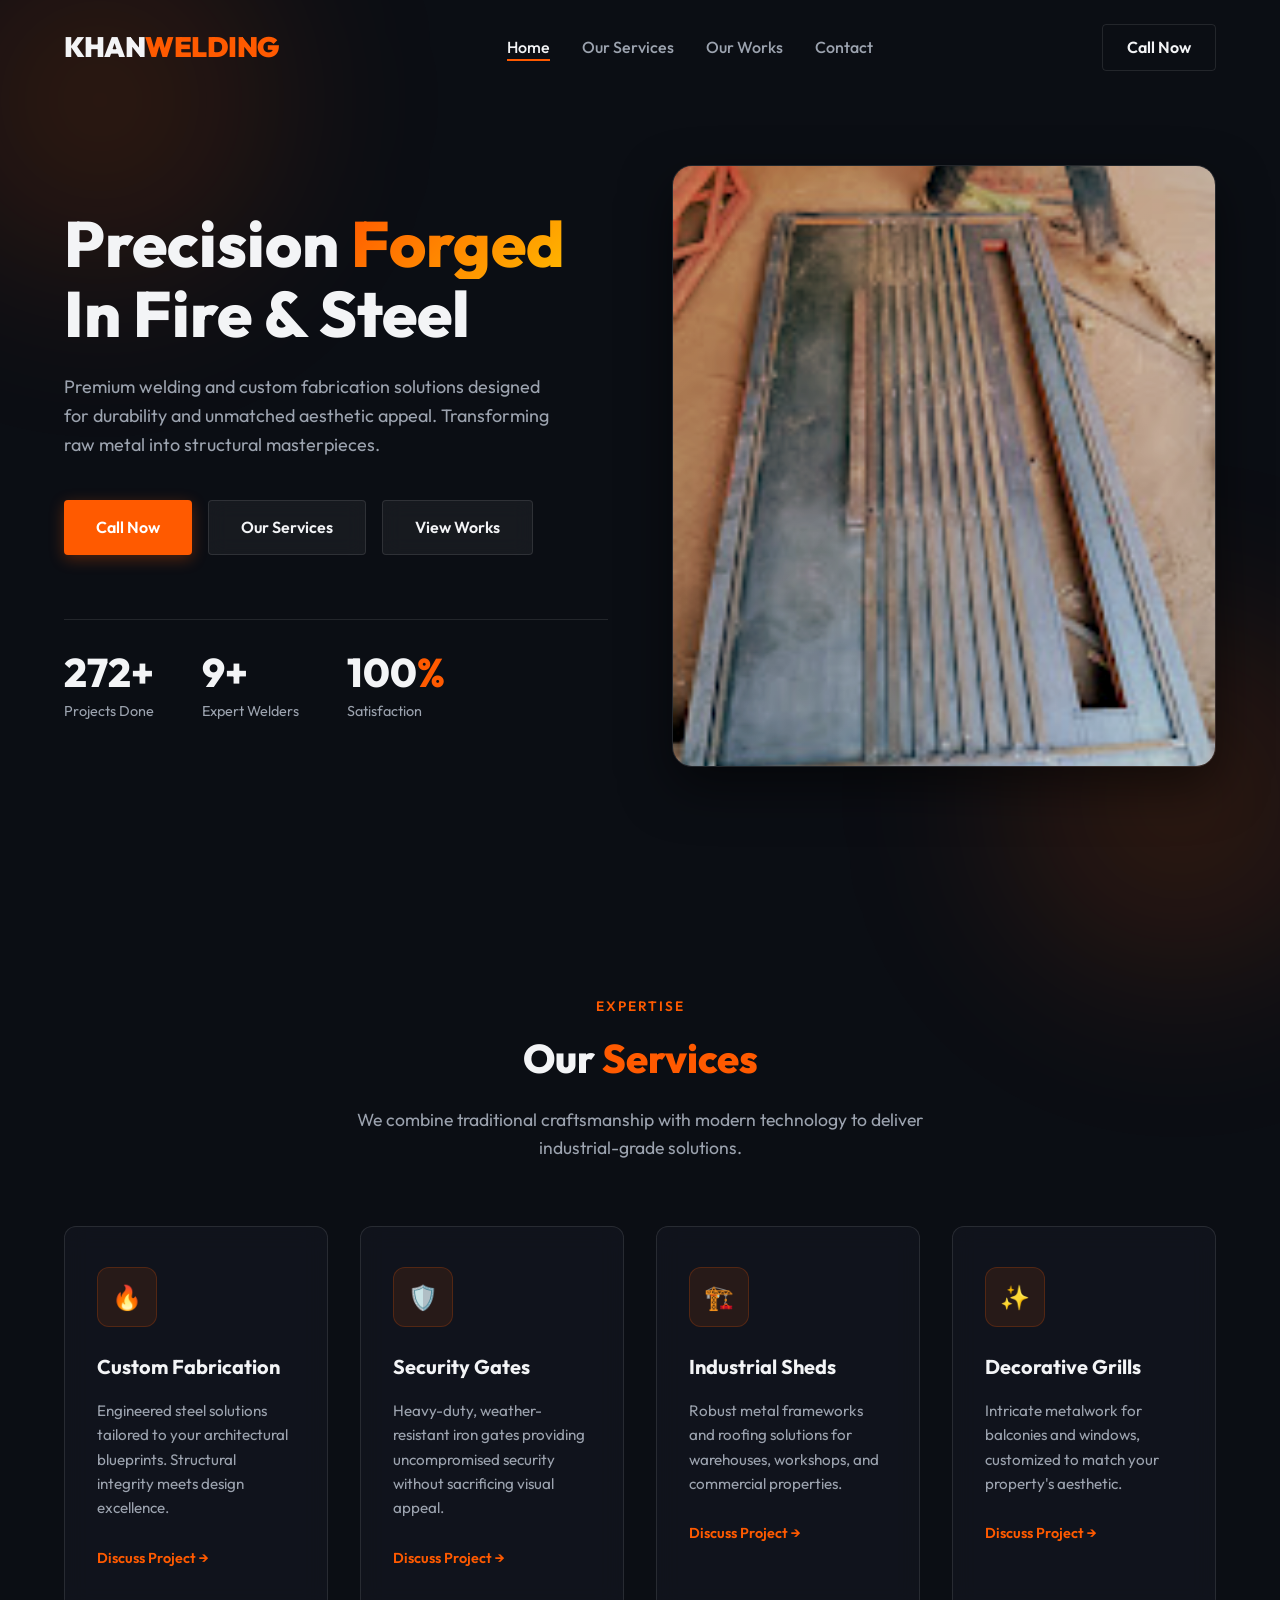
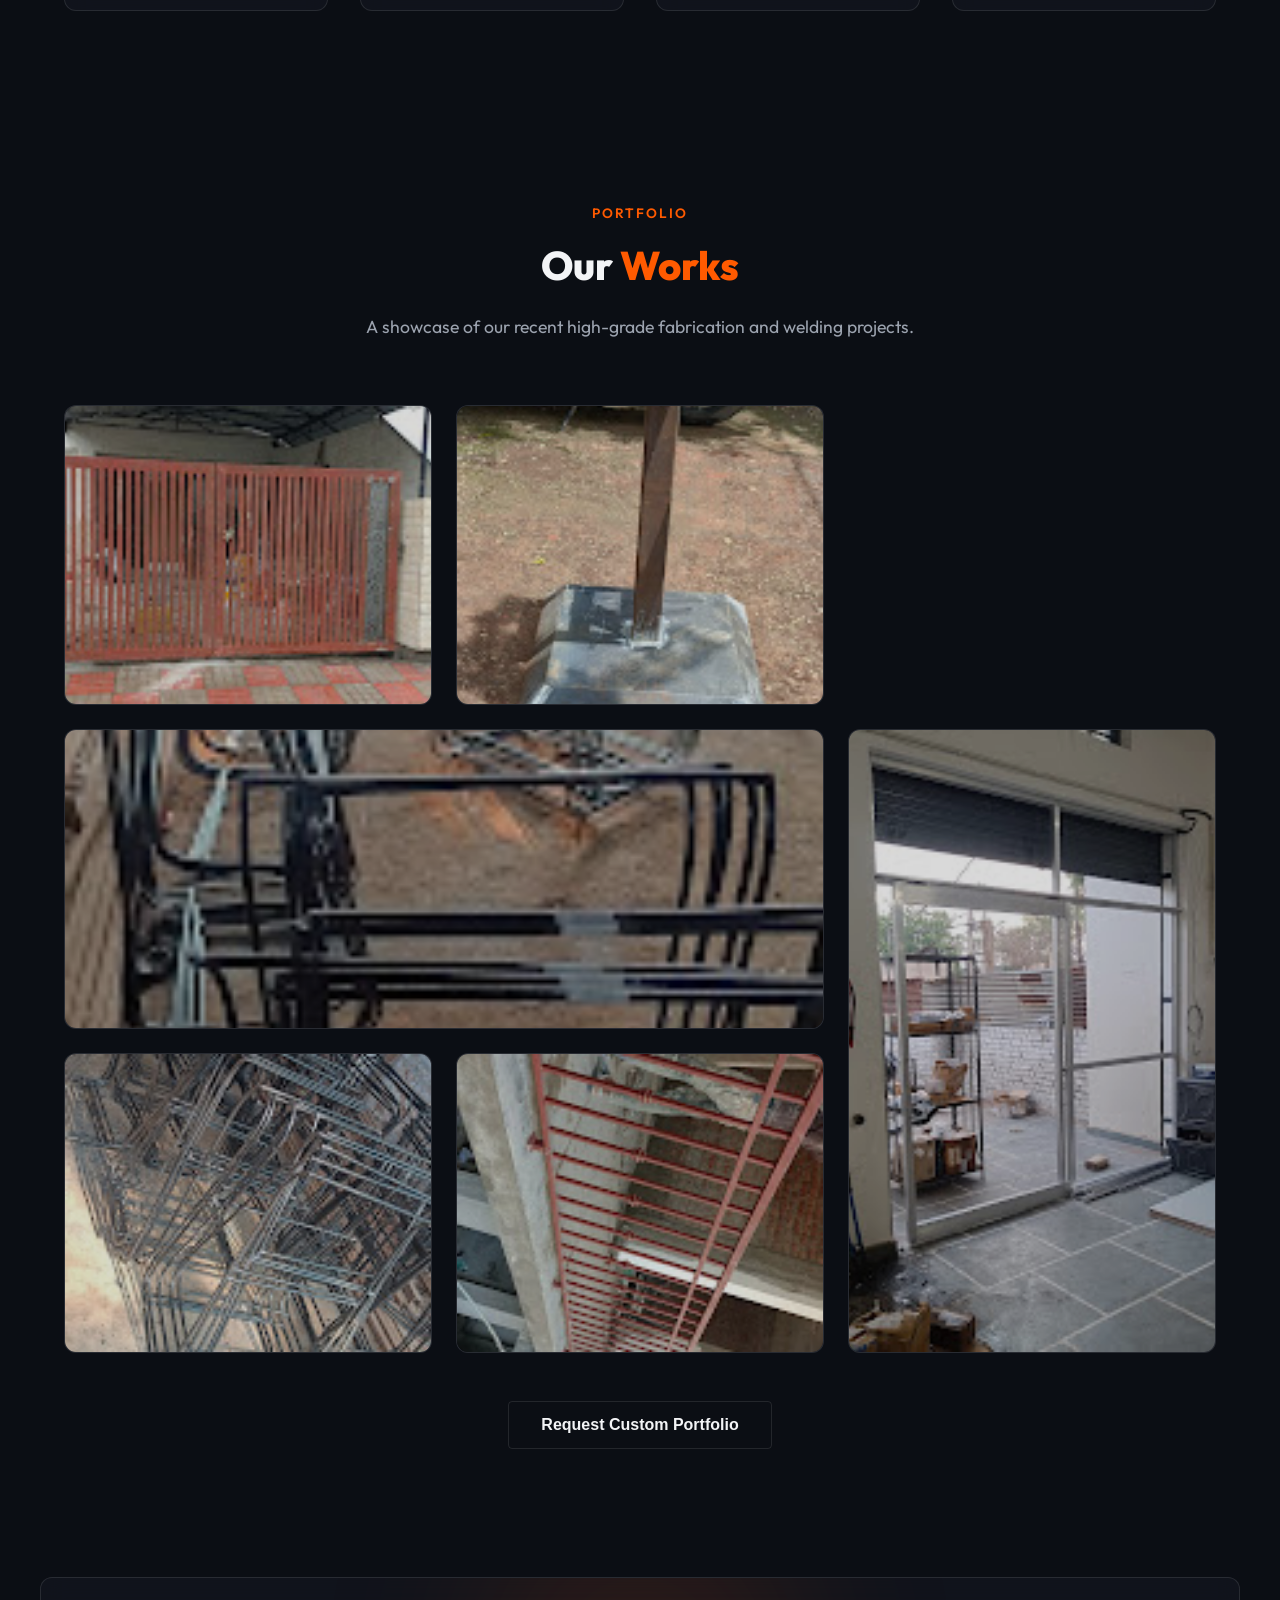
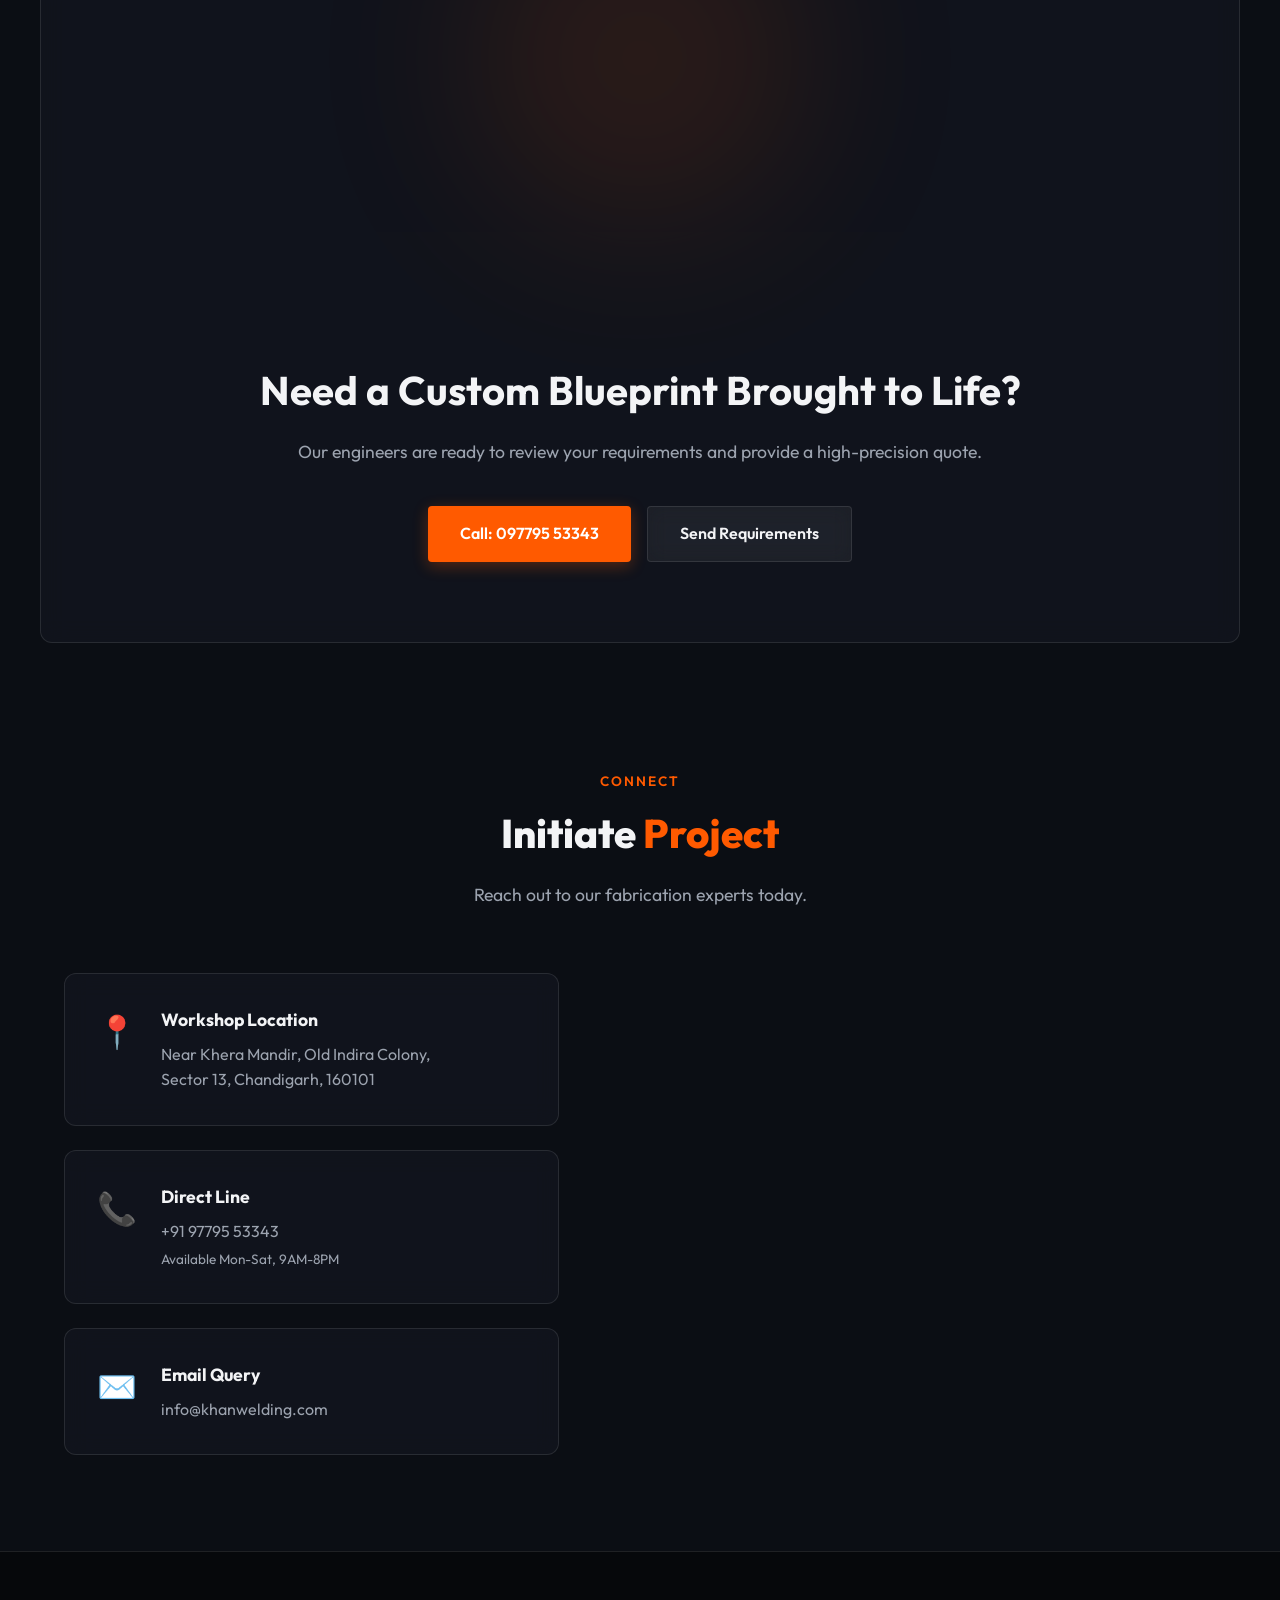
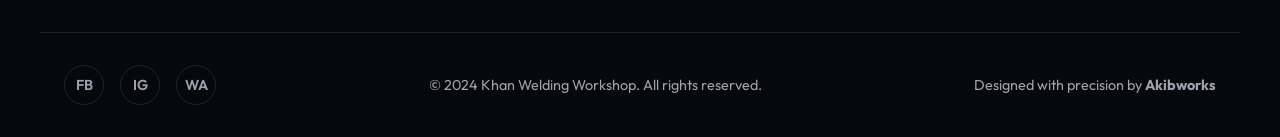
<file: index.html>
<!DOCTYPE html>
<html lang="en">
<head>
    <meta charset="UTF-8">
    <meta name="viewport" content="width=device-width, initial-scale=1.0, maximum-scale=5.0, user-scalable=yes">
    <meta name="description" content="Khan Welding Workshop - Premium welding, fabrication, custom iron gates, decorative grills, and industrial sheds in Chandigarh. 500+ projects completed, 15+ expert welders, 100% satisfaction guaranteed.">
    <meta name="keywords" content="welding, fabrication, iron gates, grills, metal fabrication, industrial sheds, Chandigarh, welding workshop, custom metalwork, security gates, railings, structural repair">
    <meta name="author" content="Khan Welding Workshop">
    <meta name="theme-color" content="#0b0e14">
    <meta name="robots" content="index, follow, max-image-preview:large, max-snippet:-1, max-video-preview:-1">
    
    <title>Khan Welding Workshop | Premium Fabrication & Welding Services in Chandigarh</title>
    <meta property="og:title" content="Khan Welding Workshop - Master Fabricators">
    <meta property="og:description" content="Custom welding, fabrication, iron gates, and industrial solutions. 500+ completed projects, expert craftsmanship in Chandigarh.">
    <meta property="og:type" content="business.business">
    <meta property="og:url" content="https://atif.akibworks.in/">
    <meta property="og:image" content="https://atif.akibworks.in/images/image1.jpg">
    <meta property="og:image:width" content="1200">
    <meta property="og:image:height" content="630">
    <meta property="og:locale" content="en_IN">
    
    <meta name="twitter:card" content="summary_large_image">
    <meta name="twitter:title" content="Khan Welding Workshop - Premium Fabrication">
    <meta name="twitter:description" content="Custom welding and fabrication services in Chandigarh. 500+ projects, 100% customer satisfaction.">
    <meta name="twitter:image" content="https://atif.akibworks.in/images/image1.jpg">
    
    <link rel="canonical" href="https://atif.akibworks.in/">
    <link rel="alternate" hreflang="en" href="https://atif.akibworks.in/">
    
    <!-- Favicon -->
    <link rel="icon" type="image/svg+xml" href="data:image/svg+xml,<svg xmlns='http://www.w3.org/2000/svg' viewBox='0 0 100 100'><rect fill='%23ff5a00' width='100' height='100' rx='20'/><text x='50' y='65' font-size='70' font-weight='bold' fill='white' text-anchor='middle' font-family='Arial'>K</text></svg>">
    <link rel="apple-touch-icon" href="data:image/svg+xml,<svg xmlns='http://www.w3.org/2000/svg' viewBox='0 0 180 180'><rect fill='%23ff5a00' width='180' height='180' rx='40'/><text x='90' y='120' font-size='130' font-weight='bold' fill='white' text-anchor='middle' font-family='Arial'>K</text></svg>">
    <link rel="manifest" href="/manifest.json">
    
    <!-- Preconnect -->
    <link rel="preconnect" href="https://fonts.googleapis.com">
    <link rel="preconnect" href="https://fonts.gstatic.com" crossorigin>
    <link href="https://fonts.googleapis.com/css2?family=Outfit:wght@300;400;500;700;900&display=swap" rel="stylesheet">
    
    <link rel="stylesheet" href="css/style.css">
    
    <!-- Structured Data - JSON-LD -->
    <script type="application/ld+json">
    {
      "@context": "https://schema.org",
      "@type": "LocalBusiness",
      "name": "Khan Welding Workshop",
      "image": "https://atif.akibworks.in/images/image1.jpg",
      "description": "Premium welding, fabrication, custom iron gates, decorative grills, and industrial solutions.",
      "address": {
        "@type": "PostalAddress",
        "streetAddress": "Near Khera Mandir, Old Indira Colony, Sector 13",
        "addressLocality": "Chandigarh",
        "postalCode": "160101",
        "addressCountry": "IN"
      },
      "telephone": "+91-97795-53343",
      "email": "info@khanwelding.com",
      "url": "https://atif.akibworks.in/",
      "sameAs": [
        "https://www.facebook.com/khanwelding",
        "https://www.instagram.com/khanwelding"
      ],
      "priceRange": "₹₹₹",
      "areaServed": {
        "@type": "City",
        "name": "Chandigarh"
      },
      "openingHoursSpecification": [
        {
          "@type": "OpeningHoursSpecification",
          "dayOfWeek": ["Monday", "Tuesday", "Wednesday", "Thursday", "Friday", "Saturday"],
          "opens": "09:00",
          "closes": "20:00"
        }
      ],
      "aggregateRating": {
        "@type": "AggregateRating",
        "ratingValue": "4.9",
        "ratingCount": "500",
        "bestRating": "5",
        "worstRating": "1"
      }
    }
    </script>
    
    <script type="application/ld+json">
    {
      "@context": "https://schema.org",
      "@type": "Organization",
      "name": "Khan Welding Workshop",
      "url": "https://atif.akibworks.in/",
      "logo": "https://atif.akibworks.in/images/logo.png",
      "sameAs": [
        "https://www.facebook.com/khanwelding",
        "https://www.instagram.com/khanwelding"
      ],
      "contactPoint": {
        "@type": "ContactPoint",
        "contactType": "Customer Service",
        "telephone": "+91-97795-53343",
        "email": "info@khanwelding.com",
        "areaServed": "IN",
        "availableLanguage": ["en"]
      }
    }
    </script>
    
    <script type="application/ld+json">
    {
      "@context": "https://schema.org",
      "@type": "WebSite",
      "name": "Khan Welding Workshop",
      "url": "https://atif.akibworks.in/",
      "potentialAction": {
        "@type": "SearchAction",
        "target": {
          "@type": "EntryPoint",
          "urlTemplate": "https://atif.akibworks.in/?q={search_term_string}"
        },
        "query-input": "required name=search_term_string"
      }
    }
    </script>
    
    <script src="js/script.js" defer></script>
</head>
<body>
    
    <!-- Background Elements -->
    <div class="glow-bg top-glow"></div>
    <div class="glow-bg bottom-glow"></div>

    <!-- Header -->
    <header class="header" id="navbar">
        <div class="container header-container">
            <a href="#home" class="logo">
                <span class="logo-text">KHAN<span class="accent-text">WELDING</span></span>
            </a>
            
            <nav class="nav">
                <ul class="nav-list">
                    <li><a href="#home" class="nav-link active">Home</a></li>
                    <li><a href="#services" class="nav-link">Our Services</a></li>
                    <li><a href="#works" class="nav-link">Our Works</a></li>
                    <li><a href="#contact" class="nav-link">Contact</a></li>
                </ul>
            </nav>

            <a href="tel:09779553343" class="btn btn-outline nav-btn">Call Now</a>

            <div class="menu-toggle" id="menu-toggle">
                <span></span>
                <span></span>
                <span></span>
            </div>
        </div>
    </header>

    <main>
        <!-- Hero Section -->
        <section id="home" class="hero section">
            <div class="hero-particles" id="particles"></div>
            <div class="container hero-container">
                <div class="hero-content reveal-up">
                    <h1 class="hero-title">
                        Precision <span class="gradient-text">Forged</span><br>
                        In Fire & Steel
                    </h1>
                    <p class="hero-description">
                        Premium welding and custom fabrication solutions designed for durability and unmatched aesthetic appeal. Transforming raw metal into structural masterpieces.
                    </p>
                    <div class="hero-actions">
                        <a href="tel:09779553343" class="btn btn-primary">Call Now</a>
                        <a href="#services" class="btn btn-glass">Our Services</a>
                        <a href="#works" class="btn btn-glass">View Works</a>
                    </div>
                    
                    <div class="hero-stats">
                        <div class="stat-item">
                            <h3 class="stat-num counter" data-target="500">0</h3>
                            <p class="stat-label">Projects Done</p>
                        </div>
                        <div class="stat-item">
                            <h3 class="stat-num counter" data-target="15">0</h3>
                            <p class="stat-label">Expert Welders</p>
                        </div>
                        <div class="stat-item">
                            <h3 class="stat-num">100<span class="accent-text">%</span></h3>
                            <p class="stat-label">Satisfaction</p>
                        </div>
                    </div>
                </div>
                
                <div class="hero-visual reveal-scale">
                    <div class="visual-card">
                        <img src="images/image1.jpg" alt="Welding Process" class="hero-img">
                        <div class="visual-overlay"></div>
                        <div class="welding-spark spark-1"></div>
                        <div class="welding-spark spark-2"></div>
                        <div class="welding-spark spark-3"></div>
                    </div>
                </div>
            </div>
        </section>

        <!-- Services Section -->
        <section id="services" class="services section">
            <div class="container">
                <div class="section-header reveal-up">
                    <span class="eyebrow">Expertise</span>
                    <h2 class="section-title">Our <span class="accent-text">Services</span></h2>
                    <p class="section-description">We combine traditional craftsmanship with modern technology to deliver industrial-grade solutions.</p>
                </div>
                
                <div class="services-grid">
                    <!-- Service 1 -->
                    <div class="service-card glass-card reveal-up" style="transition-delay: 0.1s;">
                        <div class="service-icon-wrapper">
                            <div class="service-icon">🔥</div>
                        </div>
                        <h3 class="service-title">Custom Fabrication</h3>
                        <p class="service-text">Engineered steel solutions tailored to your architectural blueprints. Structural integrity meets design excellence.</p>
                        <a href="#contact" class="service-link">Discuss Project &rarr;</a>
                        <div class="card-glow"></div>
                    </div>

                    <!-- Service 2 -->
                    <div class="service-card glass-card reveal-up" style="transition-delay: 0.2s;">
                        <div class="service-icon-wrapper">
                            <div class="service-icon">🛡️</div>
                        </div>
                        <h3 class="service-title">Security Gates</h3>
                        <p class="service-text">Heavy-duty, weather-resistant iron gates providing uncompromised security without sacrificing visual appeal.</p>
                        <a href="#contact" class="service-link">Discuss Project &rarr;</a>
                        <div class="card-glow"></div>
                    </div>

                    <!-- Service 3 -->
                    <div class="service-card glass-card reveal-up" style="transition-delay: 0.3s;">
                        <div class="service-icon-wrapper">
                            <div class="service-icon">🏗️</div>
                        </div>
                        <h3 class="service-title">Industrial Sheds</h3>
                        <p class="service-text">Robust metal frameworks and roofing solutions for warehouses, workshops, and commercial properties.</p>
                        <a href="#contact" class="service-link">Discuss Project &rarr;</a>
                        <div class="card-glow"></div>
                    </div>

                    <!-- Service 4 -->
                    <div class="service-card glass-card reveal-up" style="transition-delay: 0.4s;">
                        <div class="service-icon-wrapper">
                            <div class="service-icon">✨</div>
                        </div>
                        <h3 class="service-title">Decorative Grills</h3>
                        <p class="service-text">Intricate metalwork for balconies and windows, customized to match your property's aesthetic.</p>
                        <a href="#contact" class="service-link">Discuss Project &rarr;</a>
                        <div class="card-glow"></div>
                    </div>
                </div>
            </div>
        </section>

        <!-- Works Section -->
        <section id="works" class="works section">
            <div class="container">
                <div class="section-header reveal-up">
                    <span class="eyebrow">Portfolio</span>
                    <h2 class="section-title">Our <span class="accent-text">Works</span></h2>
                    <p class="section-description">A showcase of our recent high-grade fabrication and welding projects.</p>
                </div>
                
                <div class="gallery-grid">
                    <a href="images/image2.jpg" class="gallery-item glass-card reveal-up" style="transition-delay: 0.1s;">
                        <img src="images/image2.jpg" alt="Security Grills" loading="lazy">
                        <div class="gallery-hover">
                            <h4>Security Grills</h4>
                            <p>Residential Custom</p>
                        </div>
                    </a>
                    <a href="images/image3.jpg" class="gallery-item glass-card reveal-up" style="transition-delay: 0.2s;">
                        <img src="images/image3.jpg" alt="Shed Work" loading="lazy">
                        <div class="gallery-hover">
                            <h4>Industrial Shed</h4>
                            <p>Commercial Build</p>
                        </div>
                    </a>
                    <a href="images/image4.jpg" class="gallery-item glass-card reveal-up wide-item" style="transition-delay: 0.3s;">
                        <img src="images/image4.jpg" alt="Railing Work" loading="lazy">
                        <div class="gallery-hover">
                            <h4>Balcony Railings</h4>
                            <p>Premium Ironwork</p>
                        </div>
                    </a>
                    <a href="images/image5.jpg" class="gallery-item glass-card reveal-up tall-item" style="transition-delay: 0.1s;">
                        <img src="images/image5.jpg" alt="Heavy Metal Fabrication" loading="lazy">
                        <div class="gallery-hover">
                            <h4>Heavy Fabrication</h4>
                            <p>Industrial Sector</p>
                        </div>
                    </a>
                    <a href="images/image6.jpg" class="gallery-item glass-card reveal-up" style="transition-delay: 0.2s;">
                        <img src="images/image6.jpg" alt="Repair Work" loading="lazy">
                        <div class="gallery-hover">
                            <h4>Structural Repair</h4>
                            <p>Maintenance Operations</p>
                        </div>
                    </a>
                    <a href="images/image7.jpg" class="gallery-item glass-card reveal-up" style="transition-delay: 0.3s;">
                        <img src="images/image7.jpg" alt="Decorative Metalarts" loading="lazy">
                        <div class="gallery-hover">
                            <h4>Artistic Forging</h4>
                            <p>Bespoke Design</p>
                        </div>
                    </a>
                </div>
                <div class="gallery-more reveal-up">
                    <button class="btn btn-outline" onclick="window.location.href='#contact'">Request Custom Portfolio</button>
                </div>
            </div>
        </section>

        <!-- CTA Section -->
        <section class="cta-banner section">
            <div class="container cta-container glass-card reveal-up">
                <div class="cta-glow"></div>
                <h2>Need a Custom Blueprint Brought to Life?</h2>
                <p>Our engineers are ready to review your requirements and provide a high-precision quote.</p>
                <div class="cta-buttons">
                    <a href="tel:09779553343" class="btn btn-primary">Call: 097795 53343</a>
                    <a href="#contact" class="btn btn-glass">Send Requirements</a>
                </div>
            </div>
        </section>

        <!-- Contact Section -->
        <section id="contact" class="contact section">
            <div class="container">
                <div class="section-header reveal-up">
                    <span class="eyebrow">Connect</span>
                    <h2 class="section-title">Initiate <span class="accent-text">Project</span></h2>
                    <p class="section-description">Reach out to our fabrication experts today.</p>
                </div>
                
                <div class="contact-grid">
                    <div class="contact-info reveal-up" style="transition-delay: 0.1s;">
                        <div class="contact-card glass-card">
                            <div class="contact-icon">📍</div>
                            <div class="contact-details">
                                <h3>Workshop Location</h3>
                                <p>Near Khera Mandir, Old Indira Colony,<br>Sector 13, Chandigarh, 160101</p>
                            </div>
                        </div>
                        
                        <div class="contact-card glass-card">
                            <div class="contact-icon">📞</div>
                            <div class="contact-details">
                                <h3>Direct Line</h3>
                                <p><a href="tel:09779553343">+91 97795 53343</a></p>
                                <p class="contact-subtext">Available Mon-Sat, 9AM-8PM</p>
                            </div>
                        </div>
                        
                        <div class="contact-card glass-card">
                            <div class="contact-icon">✉️</div>
                            <div class="contact-details">
                                <h3>Email Query</h3>
                                <p><a href="mailto:info@khanwelding.com">info@khanwelding.com</a></p>
                            </div>
                        </div>
                    </div>
                </div>
            </div>
        </section>
    </main>

    <!-- Footer -->
    <footer class="footer">
        <div class="container footer-bottom">
            <div class="social-links">
                <a href="#" class="social-link" title="Facebook">FB</a>
                <a href="#" class="social-link" title="Instagram">IG</a>
                <a href="#" class="social-link" title="WhatsApp">WA</a>
            </div>
            <p>&copy; 2024 Khan Welding Workshop. All rights reserved.</p>
            <p>Designed with precision by <strong>Akibworks</strong></p>
        </div>
    </footer>

    <!-- Service Worker Registration for PWA -->
    <script>
      if ('serviceWorker' in navigator) {
        window.addEventListener('load', () => {
          navigator.serviceWorker.register('/sw.js')
            .then(registration => {
              console.log('Service Worker registered successfully');
            })
            .catch(error => {
              console.log('Service Worker registration failed:', error);
            });
        });
      }
    </script>
</body>
</html>
</file>
<file: css/style.css>
/* Modern Reset & Base Rules */
:root {
  --bg-base: #0b0e14; /* Deep industrial dark */
  --bg-surface: #141822; /* Lighter layered dark */
  --accent-primary: #ff5a00; /* Welding sparks orange */
  --accent-primary-hover: #e04e00;
  --accent-glow: rgba(255, 90, 0, 0.4);
  --text-primary: #f3f4f6;
  --text-secondary: #9ca3af;
  --border-glass: rgba(255, 255, 255, 0.1);
  --border-glass-hover: rgba(255, 255, 255, 0.2);
  --glass-bg: rgba(20, 24, 34, 0.6);

  --font-primary: "Outfit", sans-serif;

  --transition: all 0.4s cubic-bezier(0.16, 1, 0.3, 1);
}

*,
*::before,
*::after {
  margin: 0;
  padding: 0;
  box-sizing: border-box;
  scroll-behavior: smooth;
}

body {
  background-color: var(--bg-base);
  color: var(--text-primary);
  font-family: var(--font-primary);
  line-height: 1.6;
  overflow-x: hidden;
  position: relative;
  -webkit-font-smoothing: antialiased;
}

img {
  max-width: 100%;
  display: block;
}

a {
  text-decoration: none;
  color: inherit;
  transition: var(--transition);
}

.container {
  max-width: 1200px;
  margin: 0 auto;
  padding: 0 1.5rem;
}

.section {
  padding: 6rem 0;
  position: relative;
  z-index: 2;
}

/* Typography elements */
.accent-text {
  color: var(--accent-primary);
}
.gradient-text {
  background: linear-gradient(135deg, #ff5a00, #ffb800);
  -webkit-background-clip: text;
  -webkit-text-fill-color: transparent;
  display: inline-block;
}

/* Background Glow Effects */
.glow-bg {
  position: fixed;
  width: 600px;
  height: 600px;
  background: radial-gradient(circle, var(--accent-glow) 0%, transparent 60%);
  border-radius: 50%;
  pointer-events: none;
  z-index: 0;
  opacity: 0.5;
  filter: blur(80px);
}
.top-glow {
  top: -200px;
  left: -200px;
}
.bottom-glow {
  bottom: -200px;
  right: -200px;
}

/* Header & Glassmorphism Navigation */
.header {
  position: fixed;
  top: 0;
  left: 0;
  width: 100%;
  z-index: 100;
  transition: var(--transition);
  padding: 1.5rem 0;
}
.header.scrolled {
  background: rgba(11, 14, 20, 0.85);
  backdrop-filter: blur(16px);
  -webkit-backdrop-filter: blur(16px);
  border-bottom: 1px solid var(--border-glass);
  padding: 1rem 0;
}

.header-container {
  display: flex;
  justify-content: space-between;
  align-items: center;
}

.logo-text {
  font-size: 1.75rem;
  font-weight: 900;
  letter-spacing: -0.5px;
  color: var(--text-primary);
}

.nav-list {
  display: flex;
  list-style: none;
  gap: 2rem;
}

.nav-link {
  font-weight: 500;
  font-size: 1rem;
  color: var(--text-secondary);
  position: relative;
}

.nav-link:hover,
.nav-link.active {
  color: var(--text-primary);
}

.nav-link::after {
  content: "";
  position: absolute;
  bottom: -4px;
  left: 0;
  width: 0%;
  height: 2px;
  background: var(--accent-primary);
  transition: var(--transition);
}

.nav-link:hover::after,
.nav-link.active::after {
  width: 100%;
}

/* Buttons */
.btn {
  display: inline-flex;
  align-items: center;
  justify-content: center;
  padding: 0.875rem 2rem;
  border-radius: 4px;
  font-weight: 600;
  font-size: 1rem;
  cursor: pointer;
  border: none;
  transition: var(--transition);
  overflow: hidden;
  position: relative;
  z-index: 1;
}

.btn-primary {
  background: var(--accent-primary);
  color: #fff;
  box-shadow: 0 4px 15px rgba(255, 90, 0, 0.3);
}

.btn-primary:hover {
  background: var(--accent-primary-hover);
  transform: translateY(-2px);
  box-shadow: 0 8px 25px rgba(255, 90, 0, 0.5);
}

.btn-outline {
  background: transparent;
  border: 1px solid var(--border-glass);
  color: var(--text-primary);
}

.btn-outline:hover {
  border-color: var(--accent-primary);
  color: var(--accent-primary);
}

.btn-glass {
  background: rgba(255, 255, 255, 0.05);
  border: 1px solid var(--border-glass);
  backdrop-filter: blur(10px);
  color: var(--text-primary);
}

.btn-glass:hover {
  background: rgba(255, 255, 255, 0.1);
  transform: translateY(-2px);
  border-color: rgba(255, 255, 255, 0.3);
}

.btn-block {
  width: 100%;
}

.nav-btn {
  padding: 0.6rem 1.5rem;
}

/* Mobile Menu Toggle */
.menu-toggle {
  display: none;
  flex-direction: column;
  gap: 6px;
  cursor: pointer;
}

.menu-toggle span {
  display: block;
  width: 30px;
  height: 2px;
  background: var(--text-primary);
  transition: var(--transition);
}

/* Glass Card Global Styles */
.glass-card {
  background: var(--glass-bg);
  border: 1px solid var(--border-glass);
  backdrop-filter: blur(12px);
  -webkit-backdrop-filter: blur(12px);
  border-radius: 12px;
  position: relative;
  overflow: hidden;
  transition: var(--transition);
}

/* Hero Section */
.hero {
  min-height: 100vh;
  display: flex;
  align-items: center;
  padding-top: 8rem;
  overflow: hidden;
}

.hero-container {
  display: grid;
  grid-template-columns: 1fr 1fr;
  gap: 4rem;
  align-items: center;
}

.badge {
  display: inline-block;
  padding: 0.4rem 1rem;
  border: 1px solid var(--border-glass);
  border-radius: 50px;
  font-size: 0.8rem;
  font-weight: 600;
  letter-spacing: 1px;
  color: var(--text-secondary);
  margin-bottom: 1.5rem;
  background: rgba(255, 255, 255, 0.03);
}

.hero-title {
  font-size: 4rem;
  line-height: 1.1;
  font-weight: 800;
  margin-bottom: 1.5rem;
}

.hero-description {
  font-size: 1.125rem;
  color: var(--text-secondary);
  margin-bottom: 2.5rem;
  max-width: 90%;
}

.hero-actions {
  display: flex;
  gap: 1rem;
  margin-bottom: 4rem;
}

.hero-stats {
  display: flex;
  gap: 3rem;
  border-top: 1px solid var(--border-glass);
  padding-top: 2rem;
}

.stat-num {
  font-size: 2.5rem;
  font-weight: 800;
  color: var(--text-primary);
  line-height: 1;
}

.stat-label {
  color: var(--text-secondary);
  font-size: 0.9rem;
  margin-top: 0.5rem;
}

/* Hero Visual Composition */
.hero-visual {
  position: relative;
}

.visual-card {
  border-radius: 20px;
  overflow: hidden;
  position: relative;
  border: 1px solid var(--border-glass);
  box-shadow: 0 20px 50px rgba(0, 0, 0, 0.5);
}

.hero-img {
  width: 100%;
  height: 600px;
  object-fit: cover;
  display: block;
  filter: brightness(0.8) contrast(1.1);
}

.visual-overlay {
  position: absolute;
  inset: 0;
  background: linear-gradient(
    135deg,
    rgba(255, 90, 0, 0.3) 0%,
    transparent 100%
  );
  mix-blend-mode: overlay;
}

/* Animated Sparks Simulation in Hero */
.welding-spark {
  position: absolute;
  width: 3px;
  height: 3px;
  background: #fff;
  border-radius: 50%;
  box-shadow: 0 0 10px 2px #ff5a00;
  opacity: 0;
  top: 40%;
  left: 40%;
  z-index: 10;
}
.spark-1 {
  animation: sparkAnim 2s infinite ease-out;
}
.spark-2 {
  animation: sparkAnim 1.8s infinite ease-out 0.5s;
  left: 45%;
}
.spark-3 {
  animation: sparkAnim 2.2s infinite ease-out 1s;
  left: 35%;
  top: 45%;
}

@keyframes sparkAnim {
  0% {
    opacity: 1;
    transform: translate(0, 0) scale(1.5);
  }
  100% {
    opacity: 0;
    transform: translate(100px, 150px) scale(0);
  }
}

/* Section Headers */
.section-header {
  text-align: center;
  max-width: 600px;
  margin: 0 auto 4rem;
}

.eyebrow {
  color: var(--accent-primary);
  font-weight: 600;
  font-size: 0.85rem;
  text-transform: uppercase;
  letter-spacing: 2px;
  display: block;
  margin-bottom: 0.5rem;
}

.section-title {
  font-size: 2.5rem;
  font-weight: 800;
  margin-bottom: 1rem;
}

.section-description {
  color: var(--text-secondary);
  font-size: 1.1rem;
}

/* Services Grid */
.services-grid {
  display: grid;
  grid-template-columns: repeat(auto-fit, minmax(260px, 1fr));
  gap: 2rem;
}

.service-card {
  padding: 2.5rem 2rem;
}

.service-card:hover {
  transform: translateY(-10px);
  border-color: var(--border-glass-hover);
  background: rgba(30, 36, 50, 0.7);
}

.service-icon-wrapper {
  width: 60px;
  height: 60px;
  background: rgba(255, 90, 0, 0.1);
  border-radius: 12px;
  display: flex;
  align-items: center;
  justify-content: center;
  margin-bottom: 1.5rem;
  border: 1px solid rgba(255, 90, 0, 0.2);
  font-size: 1.5rem;
}

.service-title {
  font-size: 1.25rem;
  margin-bottom: 1rem;
  font-weight: 700;
}

.service-text {
  color: var(--text-secondary);
  font-size: 0.95rem;
  margin-bottom: 1.5rem;
}

.service-link {
  color: var(--accent-primary);
  font-weight: 600;
  font-size: 0.9rem;
}

.service-link:hover {
  color: var(--text-primary);
}

.card-glow {
  position: absolute;
  width: 100px;
  height: 100px;
  background: var(--accent-primary);
  filter: blur(60px);
  opacity: 0;
  transition: var(--transition);
  border-radius: 50%;
  top: -50px;
  right: -50px;
}

.service-card:hover .card-glow {
  opacity: 0.2;
}

/* Gallery Grid (Bento/Masonry like layout) */
.gallery-grid {
  display: grid;
  grid-template-columns: repeat(3, 1fr);
  grid-auto-rows: 300px;
  gap: 1.5rem;
  margin-bottom: 3rem;
}

.gallery-item {
  position: relative;
  border-radius: 12px;
  overflow: hidden;
  display: block;
}

.gallery-item img {
  width: 100%;
  height: 100%;
  object-fit: cover;
  transition: transform 0.8s cubic-bezier(0.16, 1, 0.3, 1);
  filter: brightness(0.85);
}

.gallery-item:hover img {
  transform: scale(1.08);
  filter: brightness(1) contrast(1.1);
}

.wide-item {
  grid-column: span 2;
}

.tall-item {
  grid-row: span 2;
}

.gallery-hover {
  position: absolute;
  inset: 0;
  background: linear-gradient(to top, rgba(11, 14, 20, 0.95), transparent);
  padding: 2rem;
  display: flex;
  flex-direction: column;
  justify-content: flex-end;
  opacity: 0;
  transform: translateY(20px);
  transition: var(--transition);
}

.gallery-item:hover .gallery-hover {
  opacity: 1;
  transform: translateY(0);
}

.gallery-hover h4 {
  font-size: 1.25rem;
  color: var(--text-primary);
  margin-bottom: 0.2rem;
}

.gallery-hover p {
  color: var(--accent-primary);
  font-size: 0.9rem;
  font-weight: 500;
}

.gallery-more {
  text-align: center;
}

/* About Section */
.about-container {
  display: grid;
  grid-template-columns: 1fr 1fr;
  gap: 5rem;
  align-items: center;
}

.about-image-wrapper {
  position: relative;
  border-radius: 20px;
}

.about-img {
  border-radius: 20px;
  border: 1px solid var(--border-glass);
}

.experience-badge {
  position: absolute;
  bottom: -30px;
  right: -30px;
  padding: 2rem;
  text-align: center;
  border-radius: 16px;
  box-shadow: 0 10px 30px rgba(0, 0, 0, 0.5);
}

.badge-num {
  display: block;
  font-size: 3rem;
  font-weight: 900;
  color: var(--accent-primary);
  line-height: 1;
  margin-bottom: 0.5rem;
}

.badge-text {
  font-size: 0.9rem;
  font-weight: 600;
  text-transform: uppercase;
  letter-spacing: 1px;
}

.about-text {
  color: var(--text-secondary);
  margin-bottom: 1.5rem;
  font-size: 1.1rem;
}

.about-text strong {
  color: var(--text-primary);
  font-weight: 600;
}

.feature-list {
  list-style: none;
  margin-top: 2rem;
}

.feature-list li {
  display: flex;
  align-items: center;
  gap: 1rem;
  margin-bottom: 1rem;
  font-size: 1rem;
  font-weight: 500;
}

.feature-icon {
  width: 28px;
  height: 28px;
  background: rgba(255, 90, 0, 0.1);
  color: var(--accent-primary);
  border-radius: 50%;
  display: flex;
  align-items: center;
  justify-content: center;
  font-size: 0.8rem;
  border: 1px solid rgba(255, 90, 0, 0.3);
}

/* CTA Banner */
.cta-banner {
  padding: 2rem 0;
}

.cta-container {
  text-align: center;
  padding: 5rem 2rem;
  position: relative;
  overflow: hidden;
}

.cta-glow {
  position: absolute;
  width: 300px;
  height: 300px;
  background: var(--accent-primary);
  filter: blur(100px);
  opacity: 0.15;
  top: 50%;
  left: 50%;
  transform: translate(-50%, -50%);
  border-radius: 50%;
  z-index: 0;
}

.cta-container h2,
.cta-container p,
.cta-container div {
  position: relative;
  z-index: 1;
}

.cta-container h2 {
  font-size: 2.5rem;
  margin-bottom: 1rem;
}

.cta-container p {
  color: var(--text-secondary);
  font-size: 1.1rem;
  margin-bottom: 2.5rem;
}

.cta-buttons {
  display: flex;
  gap: 1rem;
  justify-content: center;
}

/* Contact Section */
.contact-grid {
  display: grid;
  grid-template-columns: 1fr 1.2fr;
  gap: 4rem;
}

.contact-info {
  display: flex;
  flex-direction: column;
  gap: 1.5rem;
}

.contact-card {
  display: flex;
  align-items: flex-start;
  gap: 1.5rem;
  padding: 2rem;
}

.contact-icon {
  font-size: 2rem;
}

.contact-details h3 {
  font-size: 1.1rem;
  margin-bottom: 0.5rem;
}

.contact-details p {
  color: var(--text-secondary);
}

.contact-subtext {
  font-size: 0.85rem;
  margin-top: 0.25rem;
}

.contact-form-wrapper {
  padding: 3rem;
}

.form-title {
  font-size: 1.5rem;
  margin-bottom: 2rem;
}

.form-group {
  margin-bottom: 1.5rem;
}

.form-group label {
  display: block;
  font-size: 0.9rem;
  font-weight: 500;
  margin-bottom: 0.5rem;
  color: var(--text-secondary);
}

.form-control {
  width: 100%;
  background: rgba(0, 0, 0, 0.2);
  border: 1px solid var(--border-glass);
  border-radius: 6px;
  padding: 1rem;
  color: var(--text-primary);
  font-family: var(--font-primary);
  transition: var(--transition);
}

.form-control:focus {
  outline: none;
  border-color: var(--accent-primary);
  background: rgba(0, 0, 0, 0.4);
}

textarea.form-control {
  resize: vertical;
}

/* Footer Section */
.footer {
  background: #06080b;
  padding: 5rem 0 2rem;
  border-top: 1px solid var(--border-glass);
}

.footer-grid {
  display: grid;
  grid-template-columns: 2fr 1fr 1fr;
  gap: 4rem;
  margin-bottom: 4rem;
}

.footer-desc {
  color: var(--text-secondary);
  margin: 1.5rem 0;
  max-width: 300px;
}

.social-links {
  display: flex;
  gap: 1rem;
}

.social-link {
  width: 40px;
  height: 40px;
  border-radius: 50%;
  border: 1px solid var(--border-glass);
  display: flex;
  align-items: center;
  justify-content: center;
  font-size: 0.9rem;
  font-weight: 600;
  color: var(--text-secondary);
}

.social-link:hover {
  background: var(--accent-primary);
  color: white;
  border-color: var(--accent-primary);
}

.footer-heading {
  font-size: 1.1rem;
  margin-bottom: 1.5rem;
}

.footer-links ul {
  list-style: none;
}

.footer-links li {
  margin-bottom: 0.75rem;
}

.footer-links a {
  color: var(--text-secondary);
  font-size: 0.95rem;
}

.footer-links a:hover {
  color: var(--accent-primary);
  padding-left: 5px;
}

.footer-bottom {
  display: flex;
  justify-content: space-between;
  align-items: center;
  padding-top: 2rem;
  border-top: 1px solid var(--border-glass);
  color: var(--text-secondary);
  font-size: 0.9rem;
}

/* Animation Classes Used by JS Observer */
.reveal-up {
  opacity: 0;
  transform: translateY(40px);
  transition:
    opacity 0.8s ease,
    transform 0.8s ease;
}

.reveal-scale {
  opacity: 0;
  transform: scale(0.95);
  transition:
    opacity 0.8s ease,
    transform 0.8s ease;
}

.revealed {
  opacity: 1;
  transform: translateY(0) scale(1);
}

/* Responsive adjustments */
@media (max-width: 1024px) {
  .hero-title {
    font-size: 3rem;
  }
  .hero-container {
    gap: 2rem;
  }
  .gallery-grid {
    grid-template-columns: repeat(2, 1fr);
  }
  .wide-item {
    grid-column: auto;
  }
  .about-container {
    grid-template-columns: 1fr;
  }
  .experience-badge {
    bottom: 20px;
    right: 20px;
  }
}

@media (max-width: 768px) {
  .nav {
    position: fixed;
    top: 80px;
    left: 0;
    width: 100%;
    background: rgba(11, 14, 20, 0.95);
    backdrop-filter: blur(20px);
    padding: 2rem;
    transform: translateY(-150%);
    transition: var(--transition);
    z-index: 99;
    border-bottom: 1px solid var(--border-glass);
  }

  .nav.nav-open {
    transform: translateY(0);
  }

  .nav-list {
    flex-direction: column;
    align-items: center;
    gap: 2rem;
  }

  .nav-btn {
    display: none;
  }
  .menu-toggle {
    display: flex;
  }

  .menu-toggle.open span:nth-child(1) {
    transform: translateY(8px) rotate(45deg);
  }
  .menu-toggle.open span:nth-child(2) {
    opacity: 0;
  }
  .menu-toggle.open span:nth-child(3) {
    transform: translateY(-8px) rotate(-45deg);
  }

  .hero-container {
    grid-template-columns: 1fr;
    text-align: center;
  }

  .hero-description {
    margin: 0 auto 2rem;
  }

  .hero-actions {
    justify-content: center;
  }

  .hero-stats {
    justify-content: center;
    flex-wrap: wrap;
  }

  .hero-visual {
    display: none;
  }

  .badge {
    margin: 0 auto 1.5rem;
  }

  .contact-grid {
    grid-template-columns: 1fr;
  }
  .footer {
    padding: 3rem 0 2rem;
  }
  .footer-grid {
    grid-template-columns: 1fr;
    gap: 2rem;
    text-align: center;
    margin-bottom: 2rem;
  }
  .social-links {
    justify-content: center;
    margin-top: 1rem;
  }
  .footer-desc {
    margin: 1rem auto;
  }
  .footer-links {
    margin-top: 1rem;
  }
  .footer-bottom {
    flex-direction: column;
    gap: 1rem;
    text-align: center;
    padding-top: 1.5rem;
  }
}

@media (max-width: 480px) {
  .gallery-grid {
    grid-template-columns: 1fr;
    grid-auto-rows: 250px;
  }
  .hero-title {
    font-size: 2.5rem;
  }
  .cta-buttons {
    flex-direction: column;
  }
  .hero-actions {
    flex-direction: column;
  }
  .stat-num {
    font-size: 2rem;
  }
}
</file>
